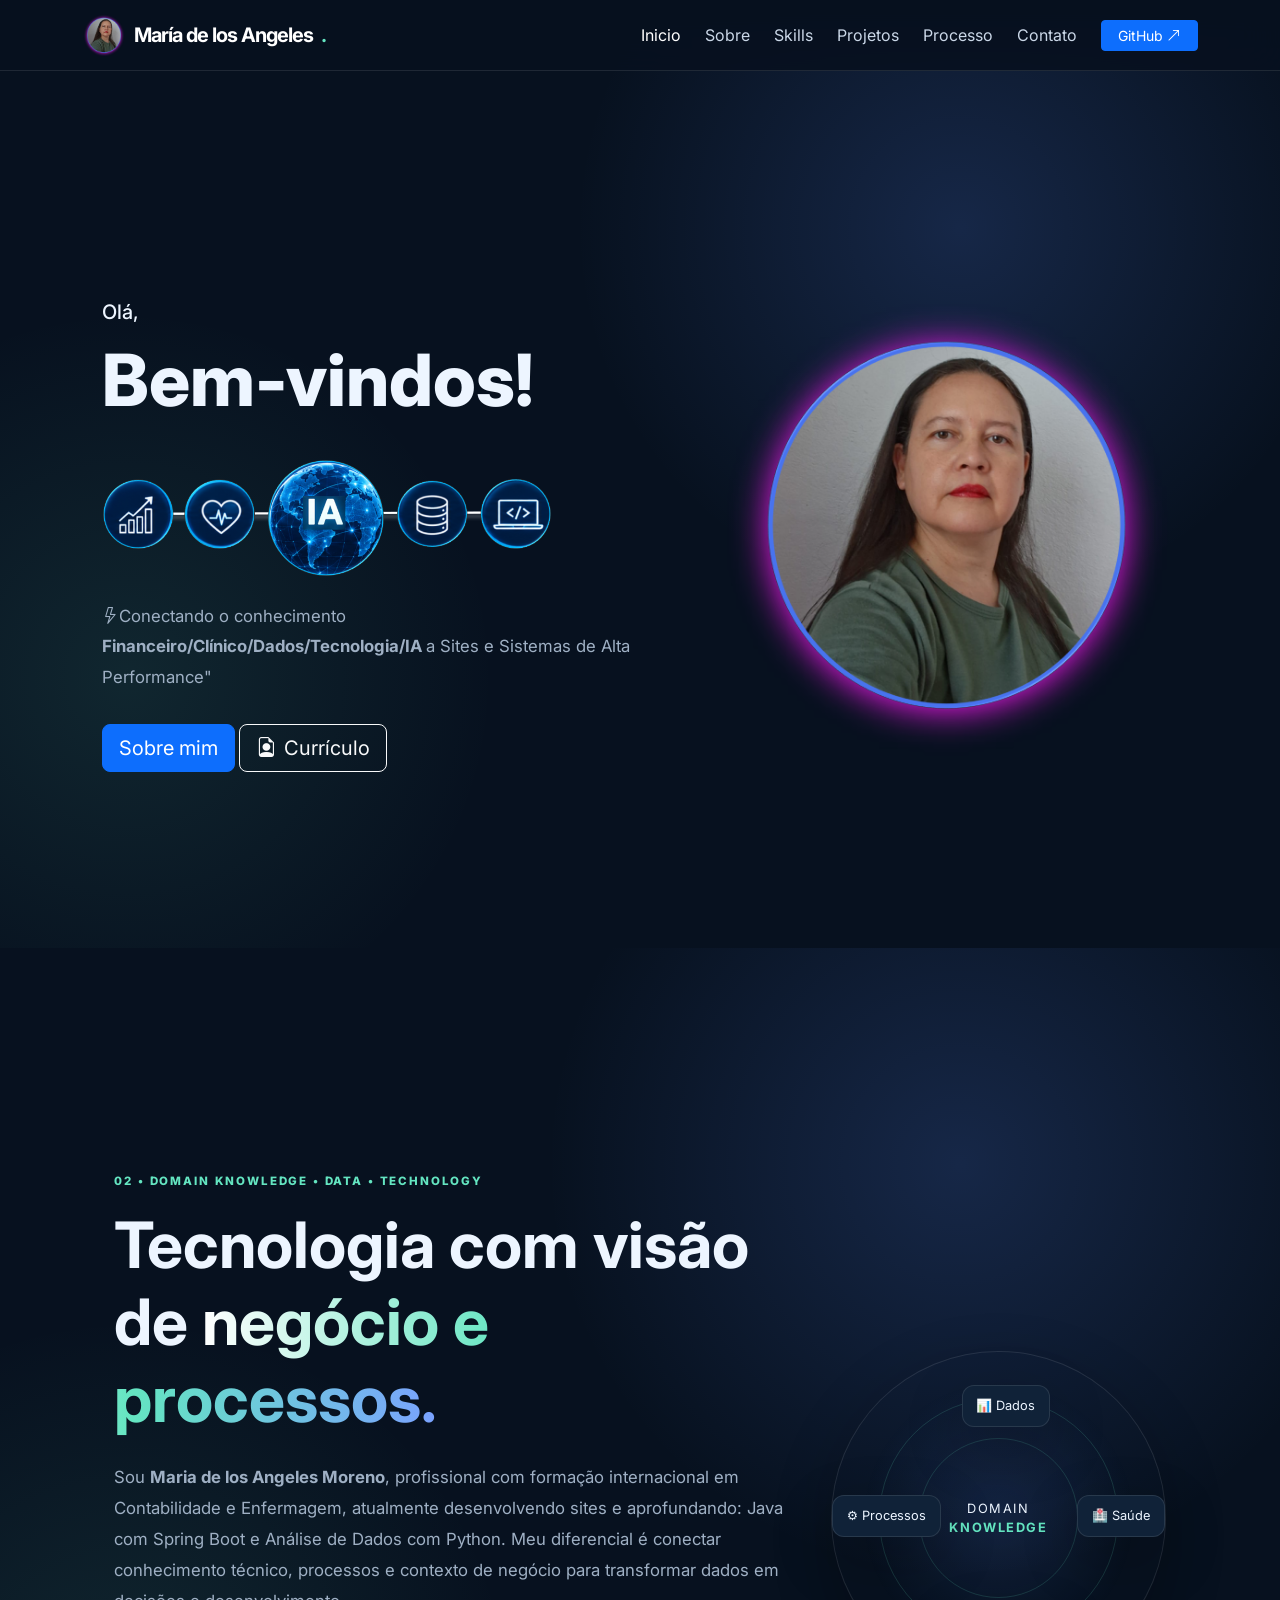
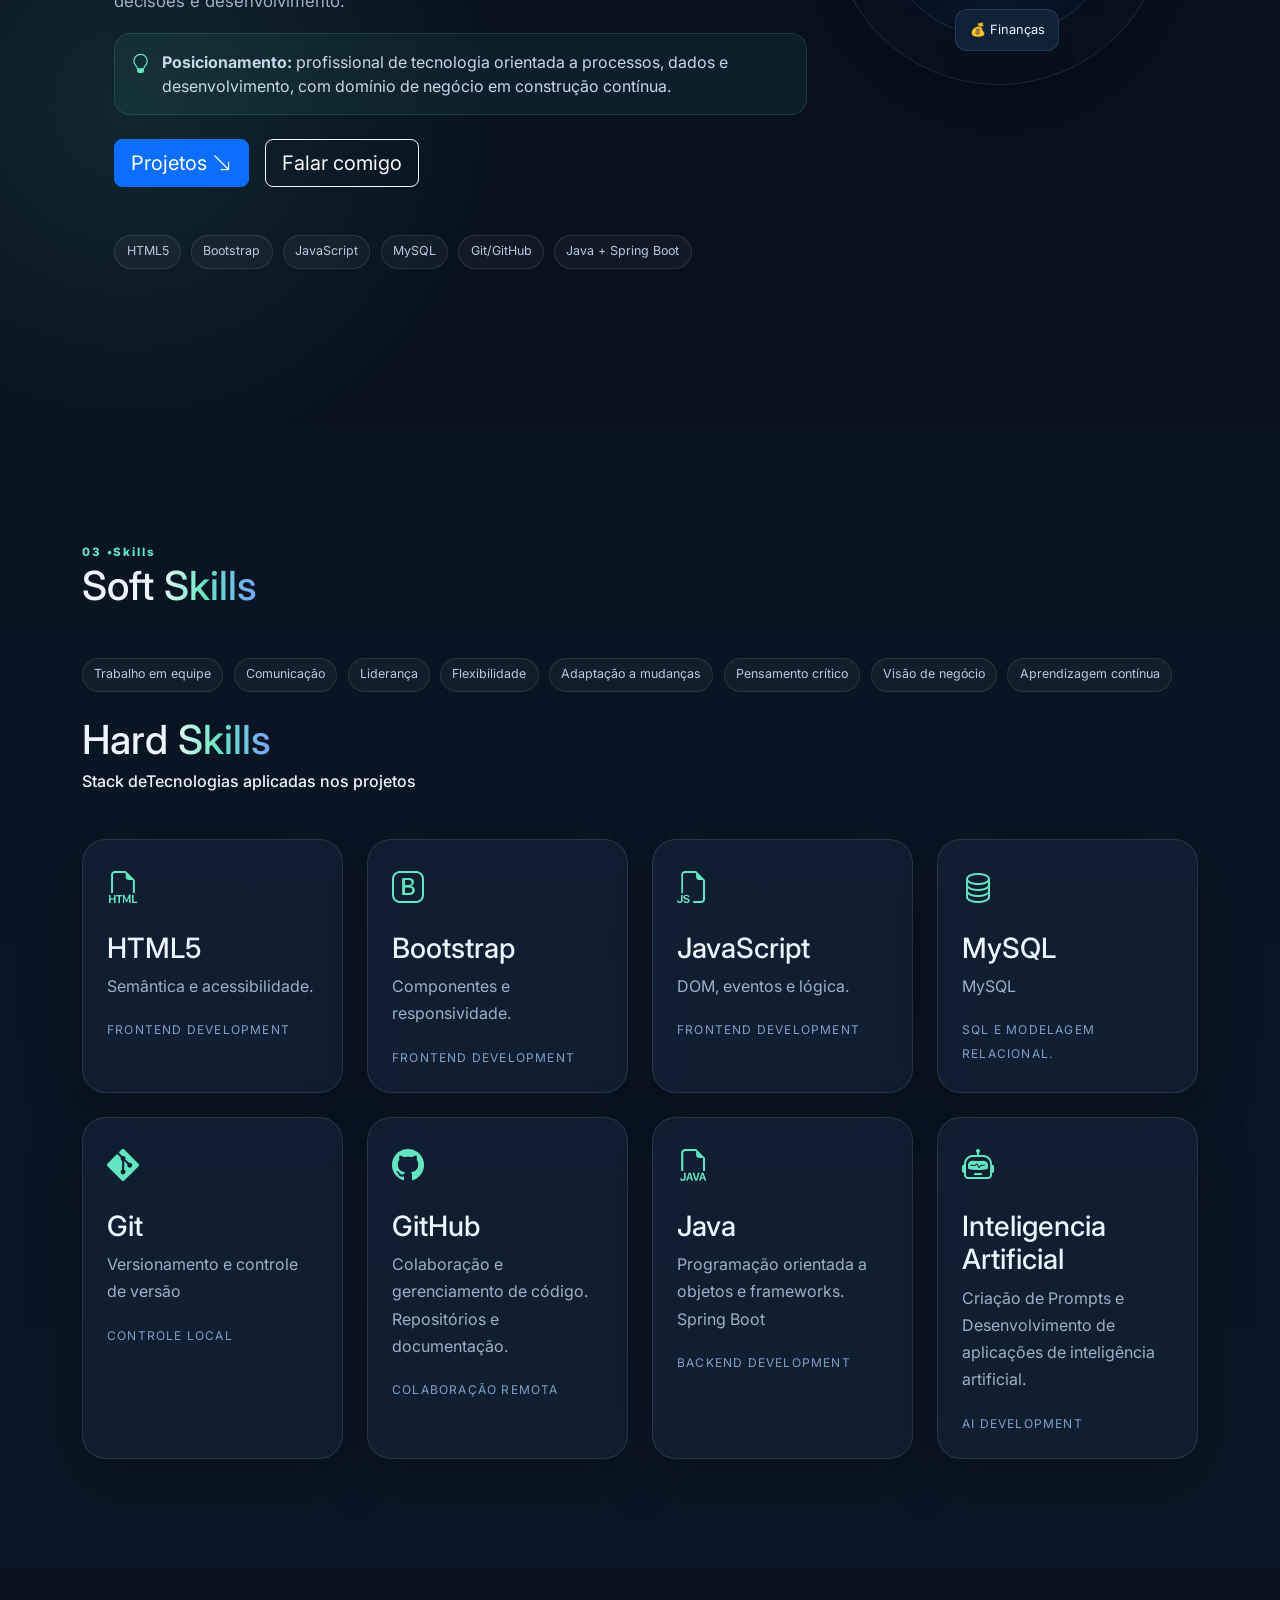
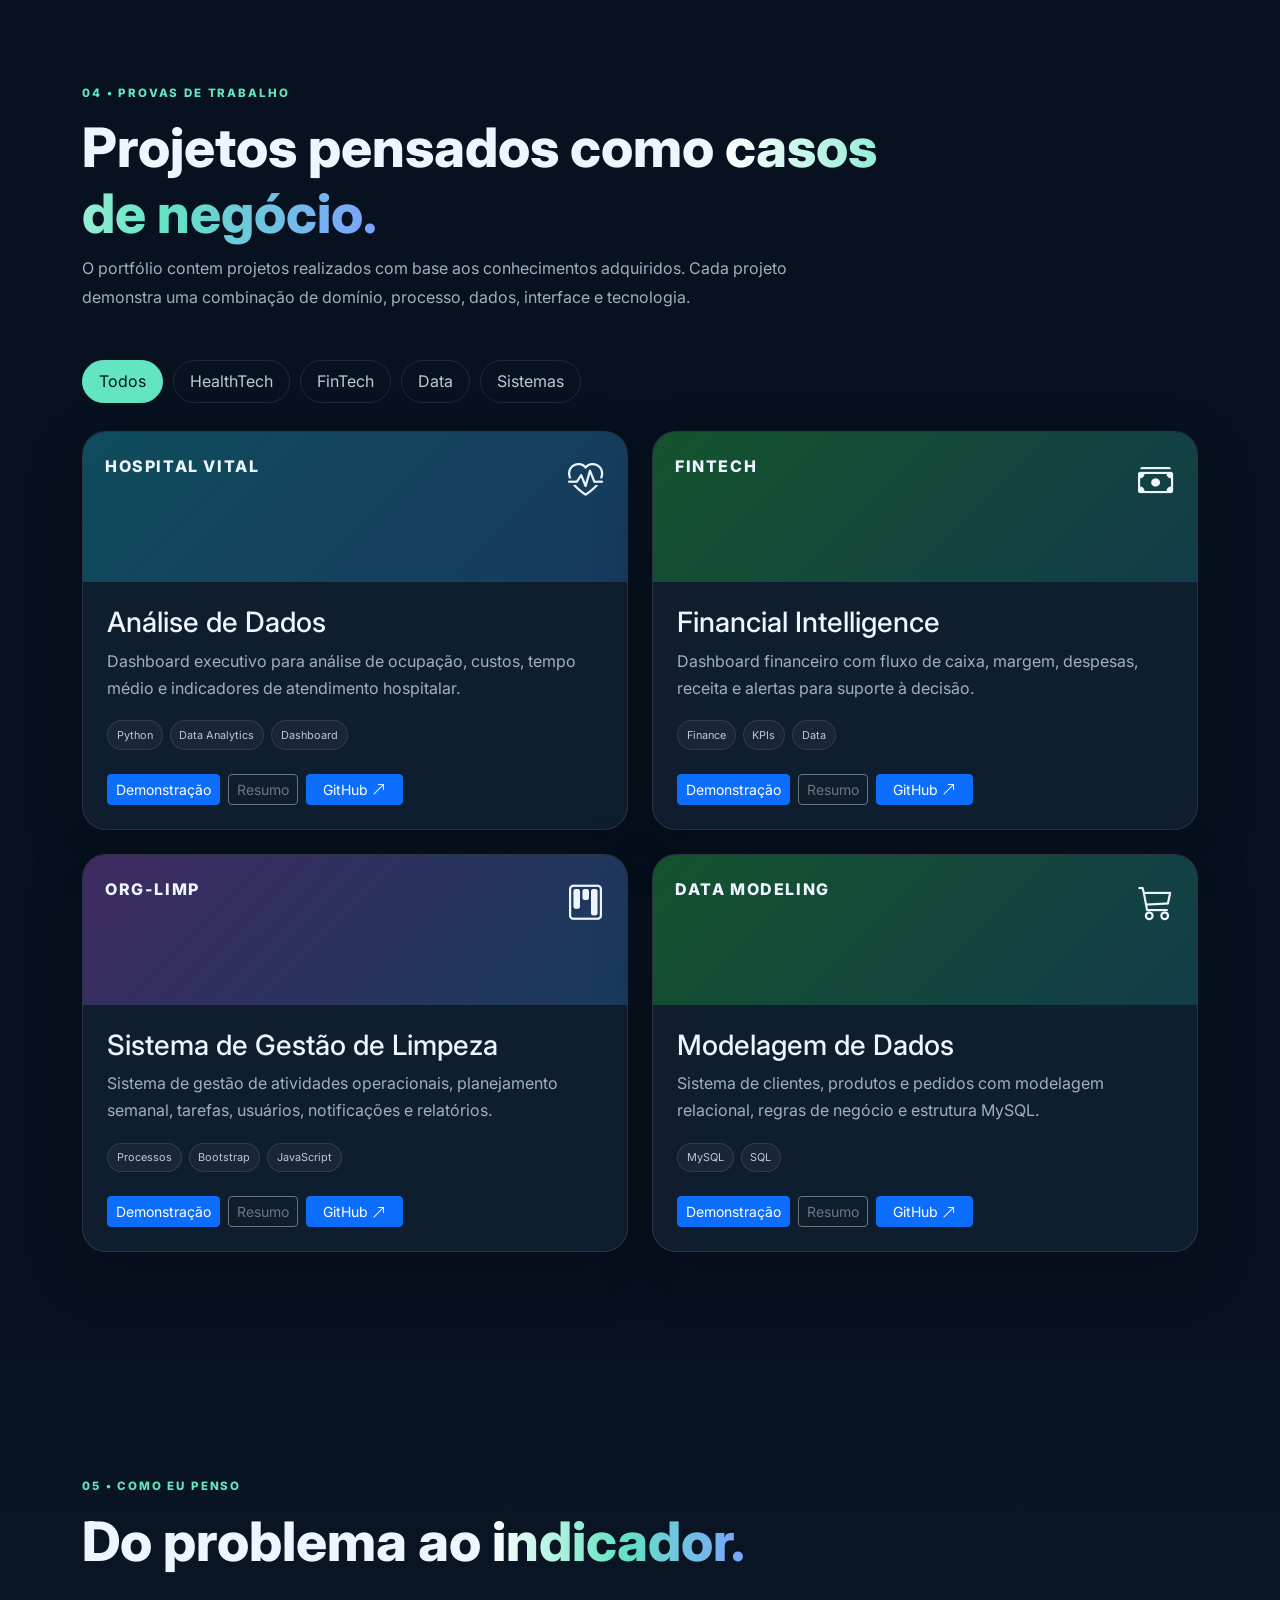
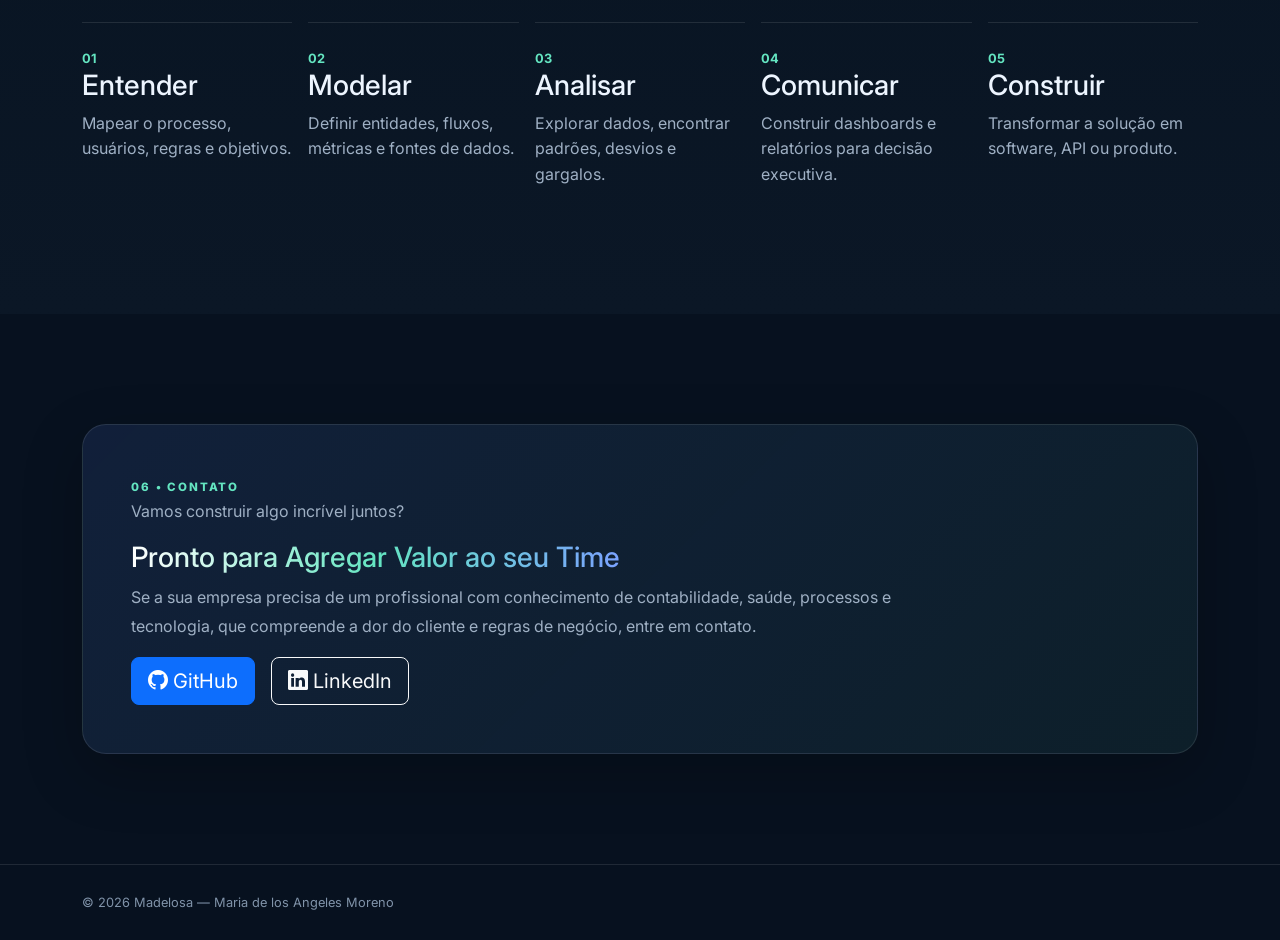
<file: index.html>
<!doctype html>
<html lang="pt-BR">
<head>
  <meta charset="utf-8">
  <meta name="viewport" content="width=device-width, initial-scale=1">
  <meta name="description" content="Portfólio de Madelosa — Domain Knowledge, Análise de Dados, HealthTech, FinTech, Java e Spring Boot.">
  <meta name="author" content="Madelosa | Maria de los Angeles Moreno">
  <link rel="shortcut icon" href="./assets/img/logMa.png" type="image/x-icon">
  <title>Madelosa | Domain Knowledge + Dados + Tecnologia</title>

  <link rel="preconnect" href="https://cdn.jsdelivr.net">
  <link rel="stylesheet" href="https://cdn.jsdelivr.net/npm/bootstrap@5.3.3/dist/css/bootstrap.min.css">
  <link rel="stylesheet" href="https://cdn.jsdelivr.net/npm/bootstrap-icons@1.11.3/font/bootstrap-icons.min.css">
  <link rel="stylesheet" href="assets/css/style.css">
</head>
<body data-bs-spy="scroll" data-bs-target="#mainNav">

<nav id="mainNav" class="navbar navbar-expand-lg navbar-dark fixed-top glass-nav">
  <div class="container">
    <a class="navbar-brand fw-bold" href="#inicio">
      <img src="./assets/img/Ma.png" alt="Foto de perfil" class="logo-img" width="50px" height="50px">María de los Angeles<span>.</span></a>
    <button class="navbar-toggler" type="button" data-bs-toggle="collapse" data-bs-target="#navContent"
      aria-controls="navContent" aria-expanded="false" aria-label="Abrir menu">
      <span class="navbar-toggler-icon"></span>
    </button>
    <div class="collapse navbar-collapse" id="navContent">
      <ul class="navbar-nav ms-auto align-items-lg-center gap-lg-2">
        <li class="nav-item"><a class="nav-link"  href="#inicio">Inicio</a></li>
        <li class="nav-item"><a class="nav-link" href="#sobre">Sobre</a></li>
        <li class="nav-item"><a class="nav-link" href="#skills">Skills</a></li>
        <li class="nav-item"><a class="nav-link" href="#projetos">Projetos</a></li>
        <li class="nav-item"><a class="nav-link" href="#processo">Processo</a></li>
        <li class="nav-item"><a class="nav-link" href="#contato">Contato</a></li>
        <li class="nav-item ms-lg-2"><a class="btn btn-primary btn-sm px-3" href="https://github.com/madelosa" target="_blank" rel="noopener">GitHub <i class="bi bi-arrow-up-right"></i></a></li>
      </ul>
    </div>
  </div>
</nav>
<main>
  <br> 
 <header>
  <br>
 <section id="inicio" class="hero-section">
        <div class="hero-content">
           <h3 class="greeting">Olá,</h3>    
            <h1 class="nome">Bem-vindos!</h1>
            <br>
            <img src="./assets/img/UNION.png" alt="Picture"  width="450px" height="120px">
            <div class="hero-tags mt-4 reveal">
             <p class="bio"> <i class="bi bi-lightning"></i>Conectando o conhecimento
                <strong>Financeiro/Clínico/Dados/Tecnologia/IA </strong>
                 a Sites e Sistemas de Alta Performance"
              </p> 
             </div>
            <a class="btn btn-primary btn-lg" href="#sobre">Sobre mim</a>
            <a class="btn btn-outline-light btn-lg" href="assets/docs/curriculo_Madelosa.pdf" target="_blank" rel="noopener">
                <i class="bi bi-file-earmark-person me-2"></i>Currículo
              </a>
        </div>
        
        <div class="hero-image">
            <div class="profile-frame">
                <img src="./assets/img/Ma.png" alt="Foto de perfil"  title="Foto de perfil"  width="500px" height="500px">
            </div>
        </div>
        
    </header>
</section>


<section id="sobre" class="hero-section reveal">
    <div class="container position-relative">
    <div class="row align-items-center min-vh-100 py-5">
      <div class="col-lg-8">
        <span class="eyebrow reveal">02 • DOMAIN KNOWLEDGE • DATA • TECHNOLOGY</span>
        <h1 class="display-3 fw-bold mt-3 reveal">Tecnologia com visão de <span class="gradient-text">negócio e processos.</span></h1>
        <p class="hero-lead mt-4 reveal">
          Sou <strong>Maria de los Angeles Moreno</strong>, profissional com formação internacional em
          Contabilidade e Enfermagem, atualmente desenvolvendo sites e aprofundando: Java com Spring Boot e Análise de Dados com Python.
          Meu diferencial é conectar conhecimento técnico, processos e contexto de negócio para transformar dados em decisões e desenvolvimento.
        </p>
         <div class="callout"><i class="bi bi-lightbulb"></i><span><strong>Posicionamento:</strong> profissional de tecnologia orientada a processos, dados e desenvolvimento, com domínio de negócio em construção contínua.</span></div>
        <div class="d-flex flex-wrap gap-3 mt-4 reveal">
          <a class="btn btn-primary btn-lg" href="#projetos">Projetos <i class="bi bi-arrow-down-right"></i></a>
          <a class="btn btn-outline-light btn-lg" href="#contato">Falar comigo</a>
        </div>
        <div class="hero-tags mt-5 reveal">
          <span>HTML5</span><span>Bootstrap</span><span>JavaScript</span><span>MySQL</span><span>Git/GitHub</span><span>Java + Spring Boot</span>
        </div>
      </div>
      <div class="col-lg-4 d-none d-lg-block">
        <div class="orbit-card reveal">
          <div class="orbit-center">DOMAIN<br><strong>KNOWLEDGE</strong></div>
          <div class="orbit-item item-1">📊 Dados</div>
          <div class="orbit-item item-2">🏥 Saúde</div>
          <div class="orbit-item item-3">💰 Finanças</div>
          <div class="orbit-item item-4">⚙️ Processos</div>
          
        </div>
      </div>
    </div>
  </div>
</section>



<section id="skills" class="section-pad section-dark">
  <div class="container">
    <div class="section-heading reveal">
      <span class="eyebrow">03 •Skills </span>
      <h3>Soft<span class="gradient-text"> Skills</span></h3>
    </div>
    <div class="hero-tags mt-5 reveal">
          <span class="filter-btn">Trabalho em equipe</span><span class="filter-btn">Comunicação</span><span class="filter-btn">Liderança</span><span class="filter-btn">Flexibilidade</span><span class="filter-btn">Adaptação a mudanças</span><span class="filter-btn">Pensamento crítico</span><span class="filter-btn">Visão de negócio</span><span class="filter-btn">Aprendizagem contínua</span>
        </div>

   <br>
    <div class="section-heading reveal"> 
    <h3>Hard<span class="gradient-text"> Skills</span></h3>
     <h6>Stack deTecnologias aplicadas nos projetos </h6>
    </div>
     <div class="row g-4">
      <div class="col-md-6 col-lg-3 reveal"><div class="expert-card"><i class="bi bi-filetype-html"></i><h3>HTML5</h3><p>Semântica e acessibilidade.</p><span>Frontend Development</span></div></div>
      <div class="col-md-6 col-lg-3 reveal"><div class="expert-card"><i class="bi bi-bootstrap"></i><h3>Bootstrap</h3><p>Componentes e responsividade.</p><span>Frontend Development</span></div></div>
      <div class="col-md-6 col-lg-3 reveal"><div class="expert-card"><i class="bi bi-filetype-js"></i><h3>JavaScript</h3><p>DOM, eventos e lógica.</p><span>Frontend Development</span></div></div>
      <div class="col-md-6 col-lg-3 reveal"><div class="expert-card"><i class="bi bi-database"></i><h3>MySQL</h3><p>MySQL</p><span>SQL e modelagem relacional.</span></div></div>
      <div class="col-md-6 col-lg-3 reveal"><div class="expert-card"><i class="bi bi-git"></i><h3>Git</h3><p>Versionamento e controle de versão</p><span>Controle local</span></div></div>
      <div class="col-md-6 col-lg-3 reveal"><div class="expert-card"><i class="bi bi-github"></i><h3>GitHub</h3><p>Colaboração e gerenciamento de código. Repositórios e documentação.</p><span>Colaboração remota</span></div></div>
      <div class="col-md-6 col-lg-3 reveal"><div class="expert-card"><i class="bi bi-filetype-java"></i><h3>Java</h3><p>Programação orientada a objetos e frameworks. Spring Boot</p><span>Backend Development</span></div></div>
      <div class="col-md-6 col-lg-3 reveal"><div class="expert-card"><i class="bi bi-robot"></i><h3>Inteligencia Artificial</h3><p>Criação de Prompts e Desenvolvimento de aplicações de inteligência artificial.</p><span>AI Development</span></div></div>
    </div>
  </div>
</section>

<section id="projetos" class="section-pad">
  <div class="container">
    <div class="section-heading reveal">
      <span class="eyebrow">04 • PROVAS DE TRABALHO</span>
      <h2>Projetos pensados como <span class="gradient-text">casos de negócio.</span></h2>
      <p>O portfólio contem projetos realizados com base aos conhecimentos adquiridos. Cada projeto demonstra uma combinação de domínio, processo, dados, interface e tecnologia.</p>
    </div>

    <div class="filter-bar reveal" role="group" aria-label="Filtros de projetos">
      <button class="filter-btn active" data-filter="all">Todos</button>
      <button class="filter-btn" data-filter="health">HealthTech</button>
      <button class="filter-btn" data-filter="finance">FinTech</button>
      <button class="filter-btn" data-filter="data">Data</button>
      <button class="filter-btn" data-filter="systems">Sistemas</button>
    </div>

    <div id="projectGrid" class="row g-4">
      <div class="col-md-6 project-item reveal" data-category="health data">
        <article class="project-card">
          <div class="project-top health"><span>HOSPITAL VITAL</span><i class="bi bi-heart-pulse"></i></div>
          <div class="p-4"><h3>Análise de Dados</h3>
            <p>Dashboard executivo para análise de ocupação, custos, tempo médio e indicadores de atendimento hospitalar.</p>
            <div class="tech-list"><span>Python</span><span>Data Analytics</span><span>Dashboard</span></div>
            <div class="d-flex gap-2 mt-4"><a class="btn btn-primary btn-sm" href="projects/saude-analytics.html">Demonstração</a>
              <button class="btn btn-outline-secondary btn-sm" data-bs-toggle="modal" data-bs-target="#projectModal" data-title="HealthCare Analytics" data-description="Caso de negócio para transformar dados hospitalares fictícios em indicadores executivos e operacionais.">Resumo</button>
              <a class="btn btn-primary btn-sm px-3" href="https://github.com/Madelosa/Hospital-vital-DATA-ANALYTICS" target="_blank" rel="noopener">GitHub <i class="bi bi-arrow-up-right"></i></a>
            </div>
          </div>   
        </article>
      </div>

      <div class="col-md-6 project-item reveal" data-category="finance data">
        <article class="project-card">
          <div class="project-top finance"><span>FINTECH</span><i class="bi bi-cash-stack"></i></div>
          <div class="p-4"><h3>Financial Intelligence</h3>
            <p>Dashboard financeiro com fluxo de caixa, margem, despesas, receita e alertas para suporte à decisão.</p>
            <div class="tech-list"><span>Finance</span><span>KPIs</span><span>Data</span></div>
            <div class="d-flex gap-2 mt-4"><a class="btn btn-primary btn-sm" href="projects/financial-intelligence.html">Demonstração</a>
            <button class="btn btn-outline-secondary btn-sm" data-bs-toggle="modal" data-bs-target="#projectModal" data-title="Financial Intelligence" data-description="Caso de negócio inspirado em rotinas financeiras e contábeis, com dados fictícios.">Resumo</button>           
            <a class="btn btn-primary btn-sm px-3" href="https://github.com/Madelosa/FINTECH" target="_blank" rel="noopener">GitHub <i class="bi bi-arrow-up-right"></i></a>
            </div>
          </div>
        </article>
      </div>


      <div class="col-md-6 project-item reveal" data-category="systems operations">
        <article class="project-card">
          <div class="project-top operations"><span>ORG-LIMP</span><i class="bi bi-kanban"></i></div>
          <div class="p-4"><h3>Sistema de Gestão de Limpeza</h3><p>Sistema de gestão de atividades operacionais, planejamento semanal, tarefas, usuários, notificações e relatórios.</p>
            <div class="tech-list"><span>Processos</span><span>Bootstrap</span><span>JavaScript</span></div><div class="d-flex gap-2 mt-4"><a class="btn btn-primary btn-sm" href="projects/gestao-limpeza.html">Demonstração</a>
              <button class="btn btn-outline-secondary btn-sm" data-bs-toggle="modal" data-bs-target="#projectModal" data-title="Org-Limp" data-description="Sistema de gestão de atividades operacionais, planejamento semanal, tarefas, usuários, notificações e relatórios.">Resumo</button>
              <a class="btn btn-primary btn-sm px-3" href="https://github.com/Madelosa/Org_limp" target="_blank" rel="noopener">GitHub <i class="bi bi-arrow-up-right"></i></a>
            </div>
          </div>
        </article>
      </div>

      <div class="col-md-6 project-item reveal" data-category="systems data">
        <article class="project-card">
          <div class="project-top finance"><span>DATA MODELING</span><i class="bi bi-cart3"></i></div>
          <div class="p-4"><h3>Modelagem de Dados</h3>
            <p>Sistema de clientes, produtos e pedidos com modelagem relacional, regras de negócio e estrutura MySQL.</p>
            <div class="tech-list"><span>MySQL</span><span>SQL</span></div>
            <div class="d-flex gap-2 mt-4"><a class="btn btn-primary btn-sm" href="projects/clientes-pedidos.html">Demonstração</a>
              <button class="btn btn-outline-secondary btn-sm" data-bs-toggle="modal" data-bs-target="#projectModal" data-title="Customer & Order Management" data-description="Case Study baseado no sistema de Clientes, Produtos e Pedidos, demonstrando modelagem de dados e processo comercial.">Resumo</button>
              <a class="btn btn-primary btn-sm px-3" href="https://github.com/Madelosa/DATA-MODELING" target="_blank" rel="noopener">GitHub <i class="bi bi-arrow-up-right"></i></a>
            </div>
          </div>
        </article>
      </div>
</section>

<section id="processo" class="section-pad section-dark">
  <div class="container">
    <div class="section-heading reveal">
      <span class="eyebrow">05 • COMO EU PENSO</span>
      <h2>Do problema ao <span class="gradient-text">indicador.</span></h2>
    </div>
    <div class="process-line">
      <div class="process-step reveal"><b>01</b><h3>Entender</h3><p>Mapear o processo, usuários, regras e objetivos.</p></div>
      <div class="process-step reveal"><b>02</b><h3>Modelar</h3><p>Definir entidades, fluxos, métricas e fontes de dados.</p></div>
      <div class="process-step reveal"><b>03</b><h3>Analisar</h3><p>Explorar dados, encontrar padrões, desvios e gargalos.</p></div>
      <div class="process-step reveal"><b>04</b><h3>Comunicar</h3><p>Construir dashboards e relatórios para decisão executiva.</p></div>
      <div class="process-step reveal"><b>05</b><h3>Construir</h3><p>Transformar a solução em software, API ou produto.</p></div>
    </div>
  </div>
</section>

<section id="contato" class="section-pad">
  <div class="container">
    <div class="contact-panel reveal">
      <div>
        <span class="eyebrow">06 • CONTATO</span>
        <p>Vamos construir algo incrível juntos?</p><h3><span class="gradient-text">Pronto para Agregar Valor ao seu Time</span></h3>
        <p>Se a sua empresa precisa de um profissional com conhecimento de contabilidade, saúde, processos e tecnologia, que compreende a dor do cliente e regras de negócio, entre em contato.</p>
      </div>
      <div class="d-flex flex-wrap gap-3">
        <a class="btn btn-primary btn-lg" href="https://github.com/madelosa" target="_blank" rel="noopener"><i class="bi bi-github"></i> GitHub</a>
        <a class="btn btn-outline-light btn-lg" href="https://www.linkedin.com/in/mari-moreno-moncada-01151221b/" target="_blank" rel="noopener"><i class="bi bi-linkedin"></i> LinkedIn</a>
       
              
        </a>
      </div>
    </div>
  </div>
</section>
</main>

<footer class="footer">
  <div class="container d-flex flex-column flex-md-row justify-content-between gap-2">
    <span>© <span id="currentYear"></span> Madelosa — Maria de los Angeles Moreno</span>
    
  </div>
</footer>

<div class="modal fade" id="projectModal" tabindex="-1" aria-labelledby="projectModalLabel" aria-hidden="true">
  <div class="modal-dialog modal-dialog-centered">
    <div class="modal-content">
      <div class="modal-header"><h2 class="modal-title fs-5" id="projectModalLabel">Projeto</h2><button type="button" class="btn-close" data-bs-dismiss="modal" aria-label="Fechar"></button></div>
      <div class="modal-body"><p id="projectModalDescription"></p><div class="callout"><i class="bi bi-info-circle"></i><span>Os dados apresentados nos projetos são fictícios e destinados exclusivamente à demonstração técnica.</span></div></div>
      <div class="modal-footer"><button type="button" class="btn btn-secondary" data-bs-dismiss="modal">Fechar</button></div>
    </div>
  </div>
</div>

<script src="https://cdn.jsdelivr.net/npm/bootstrap@5.3.3/dist/js/bootstrap.bundle.min.js"></script>
<script src="assets/js/app.js"></script>
</body>
</html>
</file>
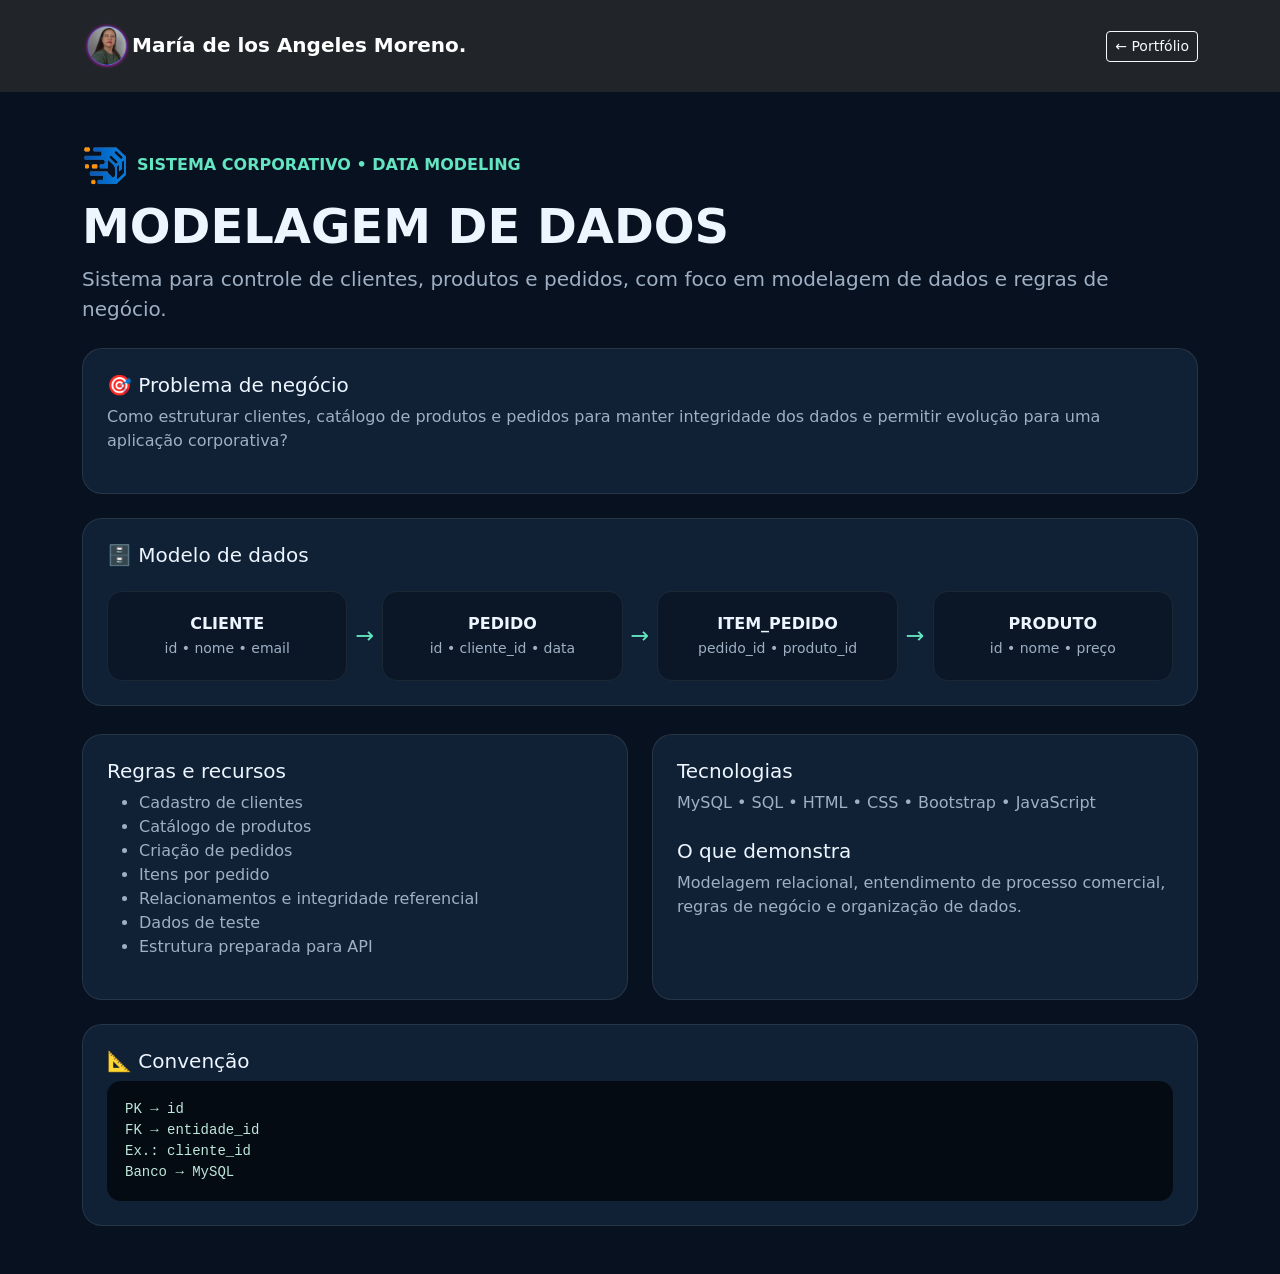
<file: projects/clientes-pedidos.html>
<!doctype html>
<html lang="pt-BR">
  <head>
    <meta charset="utf-8" />
    <meta name="viewport" content="width=device-width, initial-scale=1" />
    <link
      rel="shortcut icon"
      href="../assets/img/logMa.png"
      type="image/x-icon"
    />
    <title>Modelagem de Dados | Madelosa</title>
    <link
      rel="stylesheet"
      href="https://cdn.jsdelivr.net/npm/bootstrap@5.3.3/dist/css/bootstrap.min.css"
    />
    <style>
      body {
        background: #07111f;
        color: #edf5ff;
        font-family: Inter, system-ui, sans-serif;
      }
      .muted {
        color: #9fb0c4;
      }
      .panel {
        background: #102035;
        border: 1px solid #ffffff18;
        border-radius: 20px;
      }
      .accent {
        color: #64e5c1;
      }
      .entity {
        padding: 20px;
        border: 1px solid #ffffff12;
        background: #0b1726;
        border-radius: 15px;
        text-align: center;
      }
      .arrow {
        text-align: center;
        color: #64e5c1;
        font-size: 1.4rem;
      }
      .code {
        background: #050b13;
        border-radius: 14px;
        padding: 18px;
        color: #bfe8dc;
        overflow: auto;
      }
    </style>
  </head>
  <body>
    <nav class="navbar navbar-dark bg-dark">
      <div class="container py-2">
        <a class="navbar-brand fw-bold" href="../index.html">
          <img
            src="../assets/img/Ma.png"
            alt="Maria Logo"
            class="logo-img"
            width="50px"
            height="50px"
          />María de los Angeles Moreno.</a
        >
        <a class="btn btn-outline-light btn-sm" href="../index.html"
          >← Portfólio</a
        >
      </div>
    </nav>
    <main class="container py-5">
      <img
        src="../assets/img/logp.png"
        alt="empresa Logo"
        class="logo-img"
        width="50px"
        height="50px"
      />
      <span class="accent fw-bold">SISTEMA CORPORATIVO • DATA MODELING</span>
      <h1 class="display-5 fw-bold mt-2">MODELAGEM DE DADOS</h1>
      <p class="lead muted">
        Sistema para controle de clientes, produtos e pedidos, com foco em
        modelagem de dados e regras de negócio.
      </p>
      <div class="panel p-4 mt-4">
        <h2 class="h5">🎯 Problema de negócio</h2>
        <p class="muted">
          Como estruturar clientes, catálogo de produtos e pedidos para manter
          integridade dos dados e permitir evolução para uma aplicação
          corporativa?
        </p>
      </div>
      <div class="panel p-4 mt-4">
        <h2 class="h5">🗄️ Modelo de dados</h2>
        <div class="row align-items-center g-2 mt-3">
          <div class="col">
            <div class="entity">
              <strong>CLIENTE</strong><br /><small class="muted"
                >id • nome • email</small
              >
            </div>
          </div>
          <div class="col-auto arrow">→</div>
          <div class="col">
            <div class="entity">
              <strong>PEDIDO</strong><br /><small class="muted"
                >id • cliente_id • data</small
              >
            </div>
          </div>
          <div class="col-auto arrow">→</div>
          <div class="col">
            <div class="entity">
              <strong>ITEM_PEDIDO</strong><br /><small class="muted"
                >pedido_id • produto_id</small
              >
            </div>
          </div>
          <div class="col-auto arrow">→</div>
          <div class="col">
            <div class="entity">
              <strong>PRODUTO</strong><br /><small class="muted"
                >id • nome • preço</small
              >
            </div>
          </div>
        </div>
      </div>
      <div class="row g-4 mt-1">
        <div class="col-lg-6">
          <div class="panel p-4 h-100">
            <h2 class="h5">Regras e recursos</h2>
            <ul class="muted">
              <li>Cadastro de clientes</li>
              <li>Catálogo de produtos</li>
              <li>Criação de pedidos</li>
              <li>Itens por pedido</li>
              <li>Relacionamentos e integridade referencial</li>
              <li>Dados de teste</li>
              <li>Estrutura preparada para API</li>
            </ul>
          </div>
        </div>
        <div class="col-lg-6">
          <div class="panel p-4 h-100">
            <h2 class="h5">Tecnologias</h2>
            <p class="muted">
              MySQL • SQL • HTML • CSS • Bootstrap • JavaScript
            </p>
            <h2 class="h5 mt-4">O que demonstra</h2>
            <p class="muted">
              Modelagem relacional, entendimento de processo comercial, regras
              de negócio e organização de dados.
            </p>
          </div>
        </div>
      </div>
      <div class="panel p-4 mt-4">
        <h2 class="h5">📐 Convenção</h2>
        <pre class="code mb-0"><code>PK → id
FK → entidade_id
Ex.: cliente_id
Banco → MySQL</code></pre>
      </div>
    </main>
  </body>
</html>
</file>
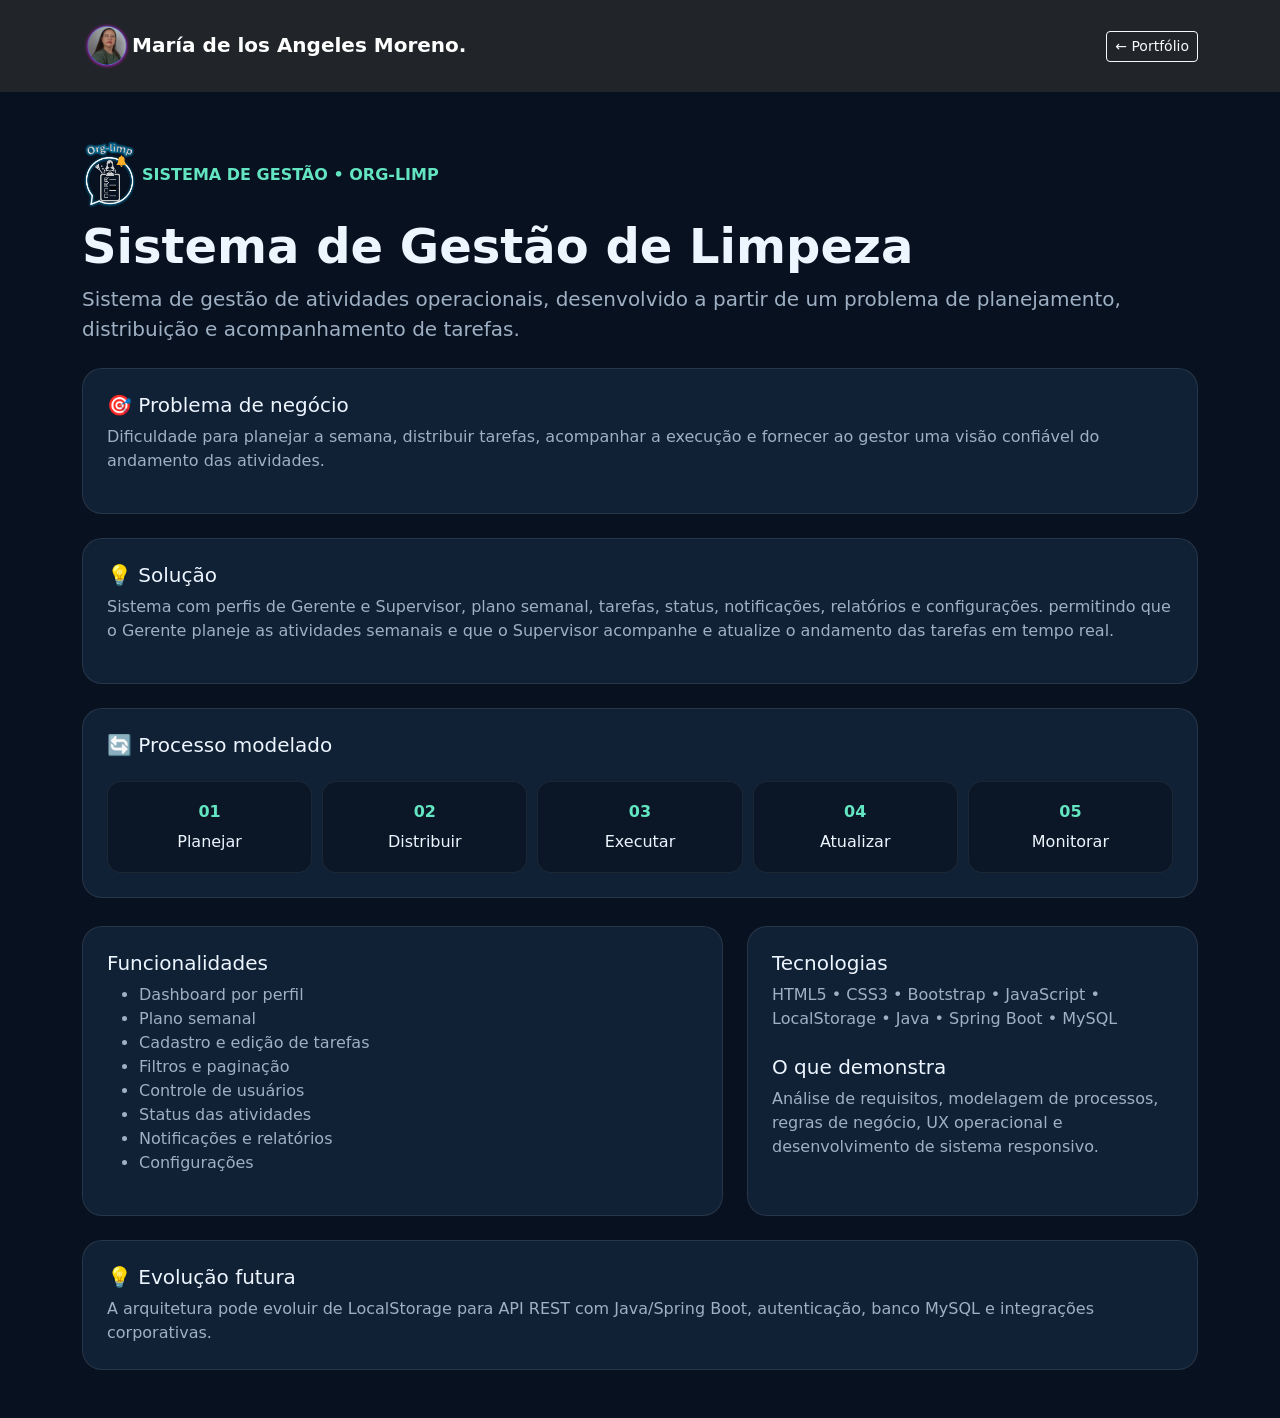
<file: projects/gestao-limpeza.html>
<!doctype html>
<html lang="pt-BR">
  <head>
    <meta charset="utf-8" />
    <meta name="viewport" content="width=device-width, initial-scale=1" />
    <link
      rel="shortcut icon"
      href="../assets/img/logMa.png"
      type="image/x-icon"
    />
    <title>Sistema de Gestão de Limpeza | Madelosa</title>
    <link
      rel="stylesheet"
      href="https://cdn.jsdelivr.net/npm/bootstrap@5.3.3/dist/css/bootstrap.min.css"
    />
    <style>
      body {
        background: #07111f;
        color: #edf5ff;
        font-family: Inter, system-ui, sans-serif;
      }
      .muted {
        color: #9fb0c4;
      }
      .panel {
        background: #102035;
        border: 1px solid #ffffff18;
        border-radius: 20px;
      }
      .accent {
        color: #64e5c1;
      }
      .flow {
        display: grid;
        grid-template-columns: repeat(5, 1fr);
        gap: 10px;
      }
      .flow div {
        background: #0b1726;
        border: 1px solid #ffffff12;
        border-radius: 14px;
        padding: 18px;
        text-align: center;
      }
      .flow b {
        color: #64e5c1;
        display: block;
        margin-bottom: 6px;
      }
      @media (max-width: 767px) {
        .flow {
          grid-template-columns: 1fr 1fr;
        }
      }
    </style>
  </head>
  <body>
    <nav class="navbar navbar-dark bg-dark">
      <div class="container py-2">
        <a class="navbar-brand fw-bold" href="../index.html">
          <img
            src="../assets/img/Ma.png"
            alt="Maria Logo"
            class="logo-img"
            width="50px"
            height="50px"
          />María de los Angeles Moreno.</a
        >
        <a class="btn btn-outline-light btn-sm" href="../index.html"
          >← Portfólio</a
        >
      </div>
    </nav>
    <main class="container py-5">
      <img
        src="../assets/img/logOrglimp.png"
        alt="Orglimp Logo"
        class="logo-img"
        width="55px"
        height="70px"
      />
      <span class="accent fw-bold">SISTEMA DE GESTÃO • ORG-LIMP</span>
      <h1 class="display-5 fw-bold mt-2">Sistema de Gestão de Limpeza</h1>
      <p class="lead muted">
        Sistema de gestão de atividades operacionais, desenvolvido a partir de
        um problema de planejamento, distribuição e acompanhamento de tarefas.
      </p>
      <div class="panel p-4 mt-4">
        <h2 class="h5">🎯 Problema de negócio</h2>
        <p class="muted">
          Dificuldade para planejar a semana, distribuir tarefas, acompanhar a
          execução e fornecer ao gestor uma visão confiável do andamento das
          atividades.
        </p>
      </div>

      <div class="panel p-4 mt-4">
        <h2 class="h5">💡 Solução</h2>
        <p class="muted">
          Sistema com perfis de Gerente e Supervisor, plano semanal, tarefas,
          status, notificações, relatórios e configurações. permitindo que o
          Gerente planeje as atividades semanais e que o Supervisor acompanhe e
          atualize o andamento das tarefas em tempo real.
        </p>
      </div>
      <div class="panel p-4 mt-4">
        <h2 class="h5">🔄 Processo modelado</h2>
        <div class="flow mt-4">
          <div><b>01</b>Planejar</div>
          <div><b>02</b>Distribuir</div>
          <div><b>03</b>Executar</div>
          <div><b>04</b>Atualizar</div>
          <div><b>05</b>Monitorar</div>
        </div>
      </div>
      <div class="row g-4 mt-1">
        <div class="col-lg-7">
          <div class="panel p-4 h-100">
            <h2 class="h5">Funcionalidades</h2>
            <ul class="muted">
              <li>Dashboard por perfil</li>
              <li>Plano semanal</li>
              <li>Cadastro e edição de tarefas</li>
              <li>Filtros e paginação</li>
              <li>Controle de usuários</li>
              <li>Status das atividades</li>
              <li>Notificações e relatórios</li>
              <li>Configurações</li>
            </ul>
          </div>
        </div>
        <div class="col-lg-5">
          <div class="panel p-4 h-100">
            <h2 class="h5">Tecnologias</h2>
            <p class="muted">
              HTML5 • CSS3 • Bootstrap • JavaScript • LocalStorage • Java •
              Spring Boot • MySQL
            </p>
            <h2 class="h5 mt-4">O que demonstra</h2>
            <p class="muted">
              Análise de requisitos, modelagem de processos, regras de negócio,
              UX operacional e desenvolvimento de sistema responsivo.
            </p>
          </div>
        </div>
      </div>
      <div class="panel p-4 mt-4">
        <h2 class="h5">💡 Evolução futura</h2>
        <p class="muted mb-0">
          A arquitetura pode evoluir de LocalStorage para API REST com
          Java/Spring Boot, autenticação, banco MySQL e integrações
          corporativas.
        </p>
      </div>
    </main>
  </body>
</html>
</file>
<file: assets/css/style.css>
@import url('https://fonts.googleapis.com/css2?family=Inter:wght@400;500;600;700;800&display=swap');

/* =====================================================
   VARIABLES
===================================================== */

:root {
    --bg: #07111f;
    --bg-soft: #0d1a2b;
    --panel: rgba(18, 33, 52, 0.82);

    --text: #edf5ff;
    --muted: #9fb0c4;

    --primary: #5b8cff;
    --accent: #64e5c1;

    --border: rgba(255, 255, 255, 0.10);

    --shadow: 0 20px 60px rgba(0, 0, 0, 0.24);

    --radius: 24px;
}


/* =====================================================
   RESET
===================================================== */

*,
*::before,
*::after {
    box-sizing: border-box;
    scroll-behavior: smooth;
}

html {
    width: 100%;
    overflow-x: hidden;
}

body {
    margin: 0;
    width: 100%;
    min-width: 0;

    font-family: "Inter", system-ui, -apple-system, BlinkMacSystemFont, "Segoe UI", sans-serif;

    background: var(--bg);
    color: var(--text);

    overflow-x: hidden;
}

img {
    display: block;
    max-width: 100%;
    height: auto;
}

a {
    text-decoration: none;
}


/* =====================================================
   NAVBAR
===================================================== */

.glass-nav {
    background: rgba(7, 17, 31, 0.88);
    backdrop-filter: blur(18px);
    -webkit-backdrop-filter: blur(18px);

    border-bottom: 1px solid var(--border);
}

.navbar-brand {
    display: flex;
    align-items: center;
    gap: 8px;

    letter-spacing: -0.05em;
    font-size: 1.25rem;

    min-width: 0;
}

.navbar-brand span {
    color: var(--accent);
}

.logo-img {
    width: 44px;
    height: 44px;

    object-fit: cover;
    border-radius: 50%;
    flex-shrink: 0;
}

.nav-link {
    color: #cbd8e8 !important;
    transition: color 0.25s ease;
}

.nav-link:hover,
.nav-link.active {
    color: white !important;
}

.navbar-toggler {
    border-color: rgba(255, 255, 255, 0.2);
}

.navbar-toggler:focus {
    box-shadow: 0 0 0 0.15rem rgba(100, 229, 193, 0.25);
}


/* =====================================================
   HERO
===================================================== */

.hero-section {
    width: 100%;
    min-height: 100vh;

    display: flex;
    flex-direction: column;

    align-items: center;
    justify-content: center;

    padding: 120px 6% 60px;

    gap: 3rem;

    background:
        radial-gradient(
            circle at 75% 20%,
            rgba(91, 140, 255, 0.18),
            transparent 32%
        ),
        radial-gradient(
            circle at 10% 70%,
            rgba(100, 229, 193, 0.10),
            transparent 28%
        ),
        var(--bg);
}

.hero-content {
    width: 100%;
    max-width: 850px;

    padding-top: 1rem;

    z-index: 1;
}

.hero-image {
    width: 100%;

    display: flex;
    justify-content: center;
    align-items: center;

    animation: neonBreathe 4s infinite alternate ease-in-out;
}


/* =====================================================
   HERO TYPOGRAPHY
===================================================== */

.greeting {
    font-size: 1.25rem;
    font-weight: 500;
    margin-bottom: 1rem;
}

.nome {
    font-size: clamp(2.5rem, 8vw, 4.5rem);

    font-weight: 800;
    line-height: 1.1;

    margin-bottom: 1rem;
}

.subheadline {
    font-size: clamp(1.2rem, 3vw, 1.8rem);
    margin-bottom: 1.5rem;
}

.bio {
    color: var(--muted);
    font-size: 1.05rem;
    line-height: 1.8;

    margin-bottom: 2rem;
}

.hero-lead {
    color: var(--muted);

    max-width: 850px;

    font-size: 1.05rem;
    line-height: 1.85;
}

.eyebrow {
    color: var(--accent);

    font-size: 0.72rem;
    font-weight: 800;

    letter-spacing: 0.16em;
}

.gradient-text {
    background: linear-gradient(
        90deg,
        #fff,
        var(--accent),
        #7aa2ff
    );

    -webkit-background-clip: text;
    background-clip: text;

    color: transparent;
}


/* =====================================================
   HERO TAGS
===================================================== */

.hero-tags {
    display: flex;
    flex-wrap: wrap;

    gap: 0.65rem;

    max-width: 100%;
}

.hero-tags span,
.tech-list span {
    border: 1px solid var(--border);

    background: rgba(255, 255, 255, 0.04);

    padding: 0.4rem 0.7rem;

    border-radius: 999px;

    color: #b9c8da;

    font-size: 0.78rem;
}


/* =====================================================
   PROFILE IMAGE
===================================================== */

.profile-frame {
    width: min(500px, 100%);

    display: flex;
    justify-content: center;
    align-items: center;
}

.profile-frame img {
    width: min(500px, 100%);
    height: auto;

    max-width: 100%;

    object-fit: contain;
}


/* =====================================================
   ORBIT CARD
===================================================== */

.orbit-card {
    position: relative;

    width: min(430px, 100%);
    aspect-ratio: 1 / 1;

    border: 1px solid var(--border);
    border-radius: 50%;

    display: flex;
    align-items: center;
    justify-content: center;

    background:
        radial-gradient(
            circle,
            rgba(91, 140, 255, 0.13),
            transparent 58%
        );

    box-shadow: var(--shadow);
}

.orbit-card::before,
.orbit-card::after {
    content: "";

    position: absolute;

    border: 1px solid rgba(100, 229, 193, 0.16);

    border-radius: 50%;
}

.orbit-card::before {
    width: 72%;
    height: 72%;
}

.orbit-card::after {
    width: 48%;
    height: 48%;
}

.orbit-center {
    text-align: center;

    font-size: 0.8rem;
    letter-spacing: 0.12em;

    z-index: 2;
}

.orbit-center strong {
    color: var(--accent);
}

.orbit-item {
    position: absolute;

    padding: 0.65rem 0.85rem;

    background: #102238;

    border: 1px solid var(--border);

    border-radius: 12px;

    box-shadow: var(--shadow);

    font-size: 0.8rem;

    z-index: 3;

    white-space: nowrap;
}

.item-1 {
    top: 10%;
    left: 39%;
}

.item-2 {
    right: 0;
    top: 43%;
}

.item-3 {
    bottom: 10%;
    left: 37%;
}

.item-4 {
    left: 0;
    top: 43%;
}


/* =====================================================
   SECTIONS
===================================================== */

.section-pad {
    padding: 110px 0;
}

.section-dark {
    background: linear-gradient(
        180deg,
        #081422,
        #0b1726
    );
}

.section-heading {
    max-width: 850px;

    margin-bottom: 48px;
}

.section-heading h2 {
    font-size: clamp(2rem, 5vw, 3.4rem);

    font-weight: 800;

    margin-top: 0.8rem;
}

.section-heading h3 {
    font-size: clamp(1.8rem, 4vw, 2.5rem);
}

.section-heading p {
    color: var(--muted);

    line-height: 1.8;

    max-width: 720px;
}


/* =====================================================
   PANELS
===================================================== */

.panel,
.expert-card,
.project-card,
.contact-panel {
    background: var(--panel);

    border: 1px solid var(--border);

    border-radius: var(--radius);

    box-shadow: var(--shadow);
}

.panel {
    padding: 32px;
}

.panel p {
    color: var(--muted);

    line-height: 1.8;
}


/* =====================================================
   CALLOUT
===================================================== */

.callout {
    display: flex;

    gap: 12px;

    padding: 16px;

    border-radius: 16px;

    background: rgba(100, 229, 193, 0.06);

    border: 1px solid rgba(100, 229, 193, 0.14);

    color: #c8d7e8;
}

.callout i {
    color: var(--accent);

    font-size: 1.2rem;

    flex-shrink: 0;
}


/* =====================================================
   TIMELINE
===================================================== */

.timeline-mini {
    display: grid;

    gap: 20px;

    margin-top: 24px;
}

.timeline-mini > div {
    display: flex;

    gap: 16px;

    align-items: flex-start;
}

.timeline-mini > div > span {
    min-width: 34px;
    height: 34px;

    display: grid;
    place-items: center;

    border-radius: 50%;

    background: rgba(91, 140, 255, 0.16);

    color: #9db8ff;

    font-weight: 700;

    flex-shrink: 0;
}

.timeline-mini strong,
.timeline-mini small {
    display: block;
}

.timeline-mini small {
    color: var(--muted);

    margin-top: 4px;
}


/* =====================================================
   SKILLS
===================================================== */

.expert-card {
    padding: 24px;

    height: 100%;

    transition:
        transform 0.3s ease,
        border-color 0.3s ease;
}

.expert-card:hover,
.project-card:hover {
    transform: translateY(-7px);

    border-color: rgba(100, 229, 193, 0.3);
}

.expert-card i {
    font-size: 2rem;

    color: var(--accent);
}

.expert-card h3 {
    margin-top: 20px;
}

.expert-card p {
    color: var(--muted);

    line-height: 1.7;
}

.expert-card span {
    color: #7fa0c5;

    font-size: 0.75rem;

    text-transform: uppercase;

    letter-spacing: 0.1em;
}


/* =====================================================
   FILTER
===================================================== */

.filter-bar {
    display: flex;

    flex-wrap: wrap;

    gap: 10px;

    margin-bottom: 28px;
}

.filter-btn {
    border: 1px solid var(--border);

    color: #b8c9dc;

    background: transparent;

    border-radius: 999px;

    padding: 0.55rem 1rem;

    cursor: pointer;

    transition: 0.25s ease;
}

.filter-btn.active,
.filter-btn:hover {
    color: #07111f;

    background: var(--accent);

    border-color: var(--accent);
}


/* =====================================================
   PROJECTS
===================================================== */

.project-card {
    height: 100%;

    overflow: hidden;

    transition:
        transform 0.3s ease,
        border-color 0.3s ease;
}

.project-top {
    min-height: 150px;

    padding: 22px;

    display: flex;

    justify-content: space-between;

    align-items: flex-start;

    font-weight: 800;

    letter-spacing: 0.1em;
}

.project-top i {
    font-size: 2.2rem;
}

.project-top.health {
    background: linear-gradient(
        135deg,
        #0f4c5c,
        #173a5e
    );
}

.project-top.finance {
    background: linear-gradient(
        135deg,
        #14532d,
        #123c4a
    );
}

.project-top.operations {
    background: linear-gradient(
        135deg,
        #3f2a62,
        #183b5c
    );
}

.project-top.backend {
    background: linear-gradient(
        135deg,
        #3d304f,
        #1b3e50
    );
}

.project-card p {
    color: var(--muted);

    line-height: 1.7;
}

.tech-list {
    display: flex;

    flex-wrap: wrap;

    gap: 7px;

    margin-top: 18px;
}

.tech-list span {
    font-size: 0.68rem;

    padding: 0.35rem 0.55rem;
}

.project-item.is-hidden {
    display: none !important;
}


/* =====================================================
   PROCESS
===================================================== */

.process-line {
    display: grid;

    grid-template-columns: repeat(5, 1fr);

    gap: 16px;
}

.process-step {
    border-top: 1px solid var(--border);

    padding-top: 22px;
}

.process-step b {
    color: var(--accent);

    font-size: 0.8rem;
}

.process-step p {
    color: var(--muted);

    line-height: 1.6;
}


/* =====================================================
   CONTACT
===================================================== */

.contact-panel {
    padding: 48px;

    background:
        linear-gradient(
            135deg,
            rgba(91, 140, 255, 0.12),
            rgba(100, 229, 193, 0.07)
        );
}

.contact-panel h2 {
    font-size: clamp(2rem, 5vw, 3.2rem);

    margin-top: 12px;
}

.contact-panel p {
    color: var(--muted);

    max-width: 780px;

    line-height: 1.8;
}


/* =====================================================
   FOOTER
===================================================== */

.footer {
    border-top: 1px solid var(--border);

    padding: 28px 0;

    color: #8093a9;

    font-size: 0.8rem;
}


/* =====================================================
   ANIMATION
===================================================== */

.reveal {
    opacity: 0;

    transform: translateY(24px);

    transition:
        opacity 0.7s ease,
        transform 0.7s ease;
}

.reveal.visible {
    opacity: 1;

    transform: none;
}

@keyframes neonBreathe {
    from {
        transform: translateY(0);
    }

    to {
        transform: translateY(-8px);
    }
}


/* =====================================================
   TABLET
   992px → 1199px
===================================================== */

@media (min-width: 992px) {

    .hero-section {
        flex-direction: row;

        align-items: center;

        justify-content: space-between;

        padding-left: 8%;
        padding-right: 8%;
    }

    .hero-content {
        width: 55%;
        max-width: 850px;
    }

    .hero-image {
        width: 45%;
    }
}


/* =====================================================
   TABLET
   768px → 991px
===================================================== */

@media (min-width: 768px) and (max-width: 991px) {

    .hero-section {
        min-height: auto;

        padding: 120px 7% 70px;
    }

    .hero-content {
        max-width: 760px;

        text-align: center;
    }

    .hero-tags {
        justify-content: center;
    }

    .hero-image {
        margin-top: 1rem;
    }

    .profile-frame {
        width: min(400px, 80vw);
    }

    .process-line {
        grid-template-columns: repeat(2, 1fr);
    }

    .contact-panel {
        padding: 36px;
    }
}


/* =====================================================
   MOBILE
   0 → 767px
===================================================== */

@media (max-width: 767px) {

    body {
        font-size: 15px;
    }

    .navbar-brand {
        font-size: 1rem;

        max-width: 78%;
    }

    .logo-img {
        width: 38px;
        height: 38px;
    }

    .hero-section {
        min-height: auto;

        padding: 110px 20px 60px;

        gap: 2.5rem;

        text-align: center;
    }

    .hero-content {
        width: 100%;

        max-width: 100%;

        padding-top: 0;
    }

    .hero-image {
        width: 100%;

        order: 2;
    }

    .nome {
        font-size: clamp(2.2rem, 11vw, 3.2rem);
    }

    .greeting {
        font-size: 1.1rem;
    }

    .bio,
    .hero-lead {
        font-size: 0.98rem;

        line-height: 1.75;
    }

    .hero-tags {
        justify-content: center;

        gap: 0.5rem;
    }

    .hero-tags span,
    .tech-list span {
        font-size: 0.7rem;

        padding: 0.35rem 0.6rem;
    }

    .profile-frame {
        width: min(330px, 85vw);
    }

    .section-pad {
        padding: 75px 0;
    }

    .section-heading {
        margin-bottom: 32px;
    }

    .section-heading h2 {
        font-size: 2rem;
    }

    .panel,
    .contact-panel {
        padding: 24px;
    }

    .process-line {
        grid-template-columns: 1fr;

        gap: 28px;
    }

    .filter-bar {
        justify-content: center;
    }

    .project-top {
        min-height: 125px;

        padding: 18px;

        font-size: 0.8rem;
    }

    .project-top i {
        font-size: 1.8rem;
    }

    .project-card .d-flex {
        flex-direction: column;
    }

    .project-card .d-flex .btn {
        width: 100%;
    }

    .contact-panel {
        text-align: center;
    }

    .contact-panel .d-flex {
        justify-content: center;
    }

    .contact-panel .btn {
        width: 100%;
    }

    .orbit-card {
        width: min(320px, 85vw);
    }
}


/* =====================================================
   SMALL MOBILE
   0 → 400px
===================================================== */

@media (max-width: 400px) {

    .hero-section {
        padding-left: 15px;
        padding-right: 15px;
    }

    .nome {
        font-size: 2.15rem;
    }

    .hero-tags {
        gap: 6px;
    }

    .hero-tags span {
        font-size: 0.65rem;
    }

    .profile-frame {
        width: 270px;
    }

    .contact-panel {
        padding: 20px;
    }
}


/* =====================================================
   ACCESSIBILITY
===================================================== */

@media (prefers-reduced-motion: reduce) {

    *,
    *::before,
    *::after {
        scroll-behavior: auto !important;
        animation-duration: 0.01ms !important;
        animation-iteration-count: 1 !important;
        transition-duration: 0.01ms !important;
    }

    .reveal {
        opacity: 1;
        transform: none;
    }
}
</file>
